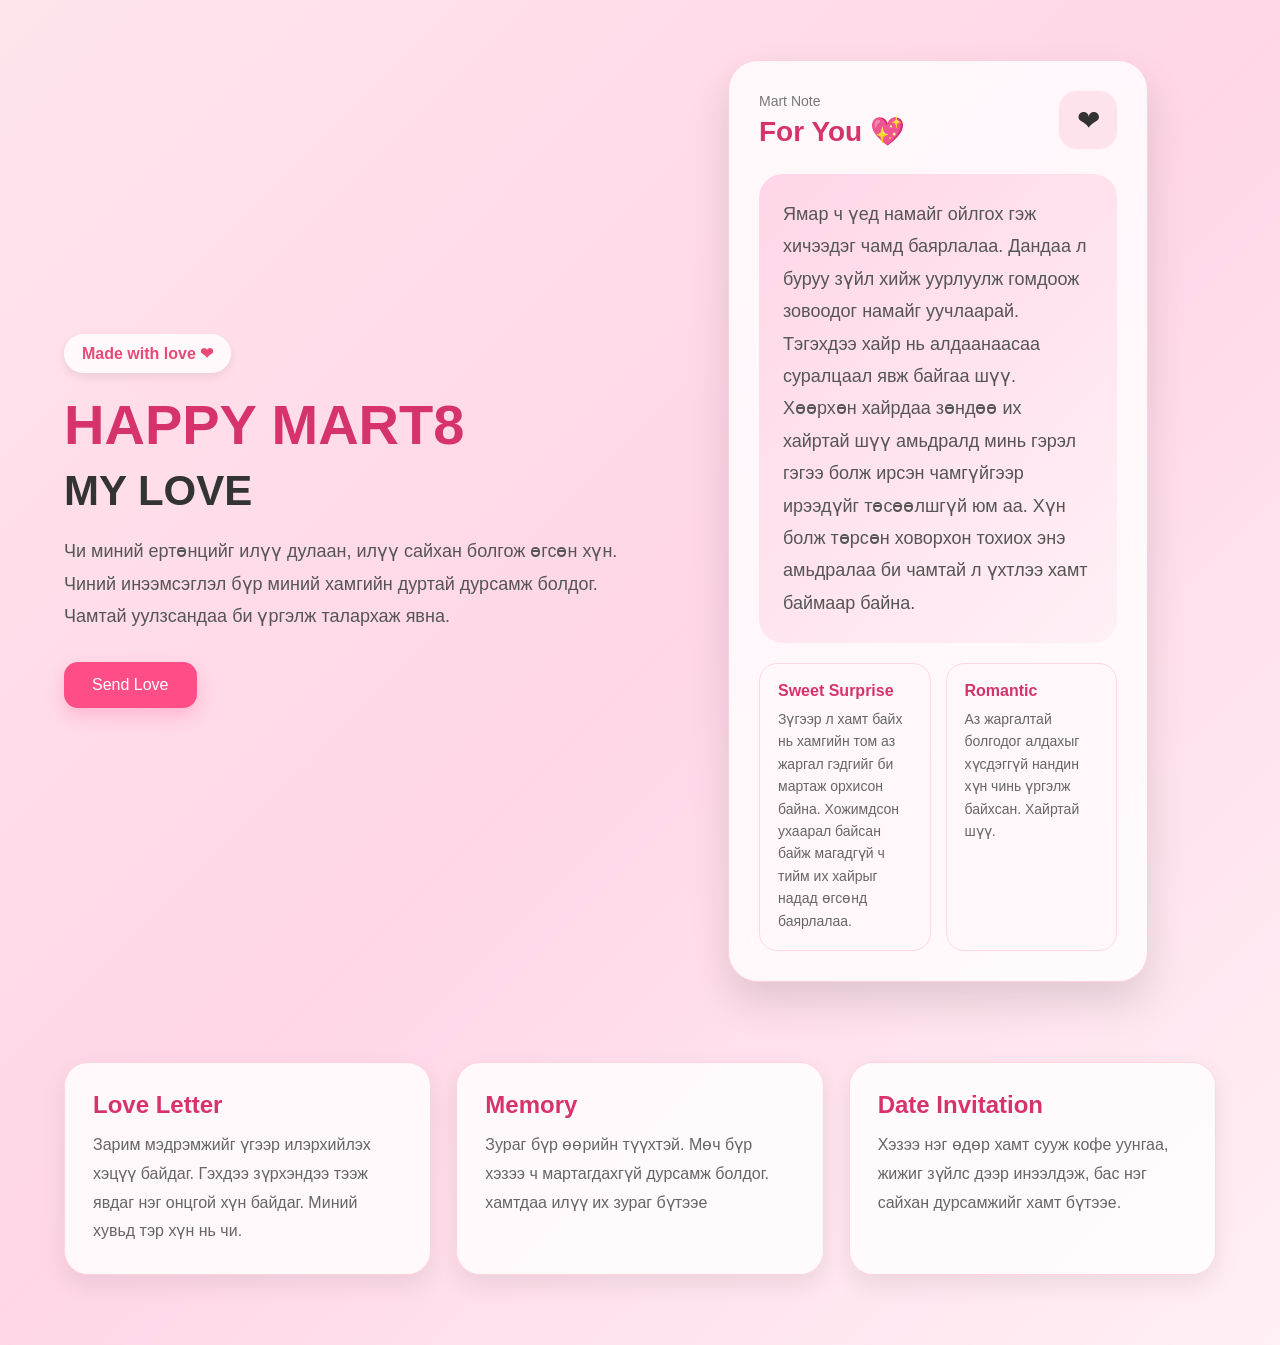
<file: index.html>
<!DOCTYPE html>
<html lang="en">
<head>
  <meta charset="UTF-8" />
  <meta name="viewport" content="width=device-width, initial-scale=1.0" />
  <title>Valentine Web </title>
  <link rel="stylesheet" href="css/landing.css" />
</head>
<body>
  <div class="hearts" id="hearts"></div>

  <div class="container">
    <header>
      <div class="hero-text">
        <div class="badge">Made with love ❤</div>
        <h1>
          HAPPY MART8
          <span>MY LOVE</span>
        </h1>
        <p>
            Чи миний ертөнцийг илүү дулаан, илүү сайхан болгож өгсөн хүн.
            Чиний инээмсэглэл бүр миний хамгийн дуртай дурсамж болдог.
            Чамтай уулзсандаа би үргэлж талархаж явна.
        </p>
        <div class="buttons">
          <button class="btn btn-primary" id="loveBtn">Send Love</button>
        </div>
      </div>

      <div class="hero-card">
        <div class="card">
          <div class="card-top">
            <div>
              <p class="note-label">Mart Note</p>
              <h2>For You 💖</h2>
            </div>
            <div class="icon-box">❤</div>
          </div>

          <div class="message-box" id="messageBox">
            <p>Ямар ч үед намайг ойлгох гэж хичээдэг чамд баярлалаа. Дандаа л буруу зүйл хийж уурлуулж гомдоож зовоодог намайг уучлаарай. Тэгэхдээ хайр нь алдаанаасаа суралцаал явж байгаа шүү. Хөөрхөн хайрдаа зөндөө их хайртай шүү амьдралд минь гэрэл гэгээ болж ирсэн чамгүйгээр ирээдүйг төсөөлшгүй юм аа. Хүн болж төрсөн ховорхон тохиох энэ амьдралаа би чамтай л үхтлээ хамт баймаар байна.
            </p>
          </div>

          <div class="mini-grid">
            <div class="mini-box">
              <h4>Sweet Surprise</h4>
              <p>Зүгээр л хамт байх нь хамгийн том аз жаргал гэдгийг би мартаж орхисон байна. Хожимдсон ухаарал байсан байж магадгүй ч тийм их хайрыг надад өгсөнд баярлалаа.</p>
            </div>
            <div class="mini-box">
              <h4>Romantic</h4>
              <p>Аз жаргалтай болгодог алдахыг хүсдэггүй  нандин хүн чинь үргэлж байхсан. Хайртай шүү.</p>
            </div>
          </div>
        </div>
      </div>
    </header>

    <section class="features">
      <div class="feature-card">
        <h3>Love Letter</h3>
        <p>Зарим мэдрэмжийг үгээр илэрхийлэх хэцүү байдаг.
Гэхдээ зүрхэндээ тээж явдаг нэг онцгой хүн байдаг.
Миний хувьд тэр хүн нь чи.</p>
      </div>

      <div class="feature-card">
        <h3>Memory</h3>
        <p>Зураг бүр өөрийн түүхтэй.
Мөч бүр хэзээ ч мартагдахгүй дурсамж болдог.
хамтдаа илүү их зураг бүтээе</p>
      </div>

      <div class="feature-card">
        <h3>Date Invitation</h3>
        <p>Хэзээ нэг өдөр хамт сууж кофе уунгаа,
жижиг зүйлс дээр инээлдэж,
бас нэг сайхан дурсамжийг хамт бүтээе.</p>
      </div>
    </section>
  </div>

  <script src="js/landing.js"></script>
</body>
</html>
</file>
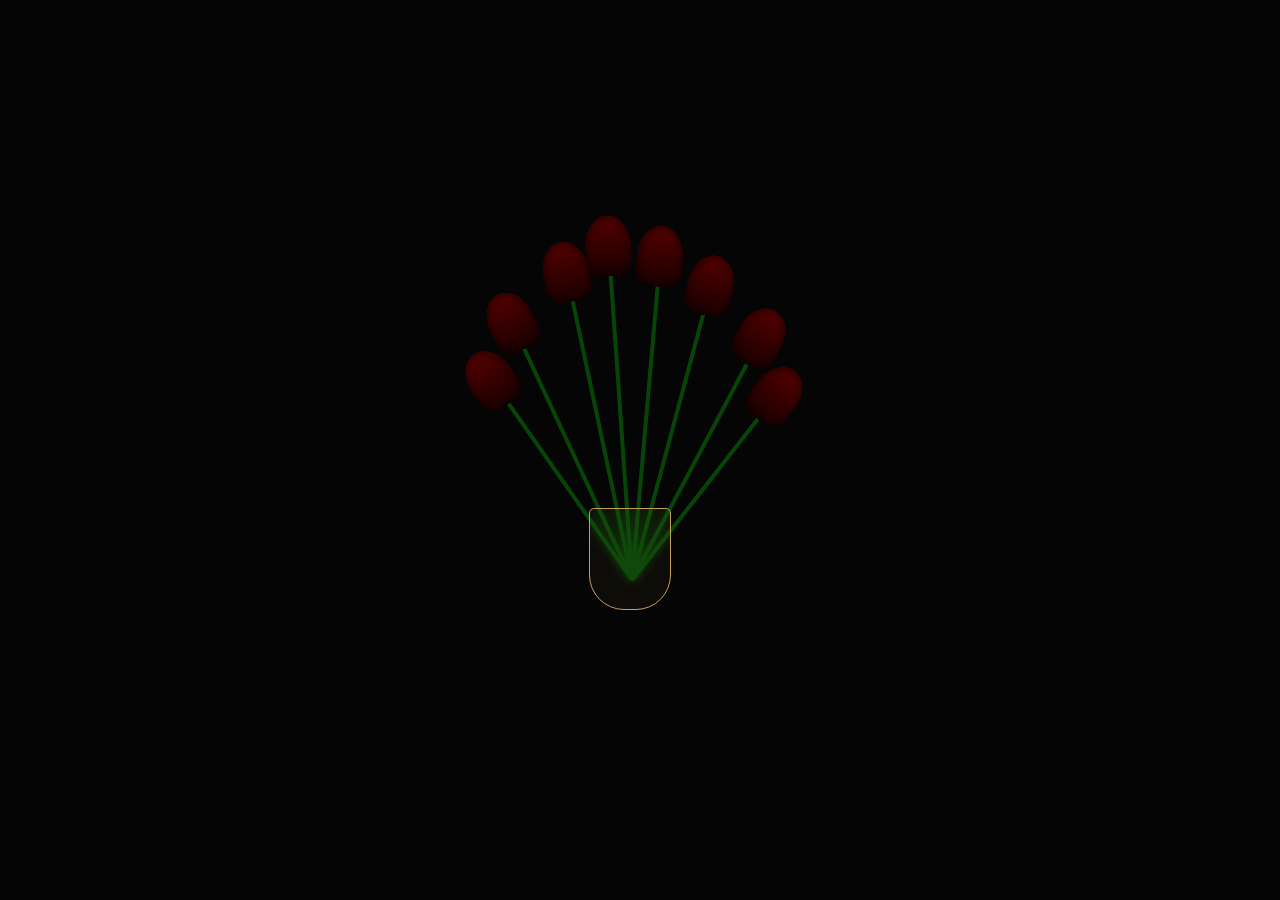
<file: flower.html>
<!DOCTYPE html>
<html lang="en">
<head>
    <meta charset="UTF-8">
    <meta name="viewport" content="width=device-width, initial-scale=1.0">
    <title>8 Tulip</title>
    <link rel="stylesheet" href="css/flower.css">
</head>
<body>
    <div class="scene">
        <div class="light-glow"></div>
        
        <div class="main-layout">
            <div class="vase-container">
                <div class="bouquet" id="bouquet">
                    <div class="growth-wrap" style="--delay: 0.0s; --tilt: -35deg; --h: 220px ;">
                        <div class="tulip"><div class="petals"><div class="p p-1"></div><div class="p p-2"></div><div class="p p-3"></div><div class="p p-4"></div><div class="p p-5"></div><div class="p p-6"></div><div class="p p-7"></div><div class="p p-8"></div></div><div class="stem"></div></div>
                    </div>
                    <div class="growth-wrap" style="--delay: 0.2s; --tilt: -25deg; --h: 260px;">
                        <div class="tulip"><div class="petals"><div class="p p-1"></div><div class="p p-2"></div><div class="p p-3"></div><div class="p p-4"></div><div class="p p-5"></div><div class="p p-6"></div><div class="p p-7"></div><div class="p p-8"></div></div><div class="stem"></div></div>
                    </div>
                    <div class="growth-wrap" style="--delay: 0.4s; --tilt: -12deg; --h: 290px;">
                        <div class="tulip"><div class="petals"><div class="p p-1"></div><div class="p p-2"></div><div class="p p-3"></div><div class="p p-4"></div><div class="p p-5"></div><div class="p p-6"></div><div class="p p-7"></div><div class="p p-8"></div></div><div class="stem"></div></div>
                    </div>
                    <div class="growth-wrap" style="--delay: 0.6s; --tilt: -4deg; --h: 310px;">
                        <div class="tulip"><div class="petals"><div class="p p-1"></div><div class="p p-2"></div><div class="p p-3"></div><div class="p p-4"></div><div class="p p-5"></div><div class="p p-6"></div><div class="p p-7"></div><div class="p p-8"></div></div><div class="stem"></div></div>
                    </div>
                    <div class="growth-wrap" style="--delay: 0.8s; --tilt: 5deg; --h: 300px;">
                        <div class="tulip"><div class="petals"><div class="p p-1"></div><div class="p p-2"></div><div class="p p-3"></div><div class="p p-4"></div><div class="p p-5"></div><div class="p p-6"></div><div class="p p-7"></div><div class="p p-8"></div></div><div class="stem"></div></div>
                    </div>
                    <div class="growth-wrap" style="--delay: 1.0s; --tilt: 15deg; --h: 280px;">
                        <div class="tulip"><div class="petals"><div class="p p-1"></div><div class="p p-2"></div><div class="p p-3"></div><div class="p p-4"></div><div class="p p-5"></div><div class="p p-6"></div><div class="p p-7"></div><div class="p p-8"></div></div><div class="stem"></div></div>
                    </div>
                    <div class="growth-wrap" style="--delay: 1.2s; --tilt: 28deg; --h: 250px;">
                        <div class="tulip"><div class="petals"><div class="p p-1"></div><div class="p p-2"></div><div class="p p-3"></div><div class="p p-4"></div><div class="p p-5"></div><div class="p p-6"></div><div class="p p-7"></div><div class="p p-8"></div></div><div class="stem"></div></div>
                    </div>
                    <div class="growth-wrap" style="--delay: 1.4s; --tilt: 38deg; --h: 210px;">
                        <div class="tulip"><div class="petals"><div class="p p-1"></div><div class="p p-2"></div><div class="p p-3"></div><div class="p p-4"></div><div class="p p-5"></div><div class="p p-6"></div><div class="p p-7"></div><div class="p p-8"></div></div><div class="stem"></div></div>
                    </div>
                    <div class="growth-wrap" style="--delay: 1.5s; --tilt: -25deg; --h: 220px; --curve: -100px;">
    
</div>

                </div>
                <div class="vase" id="vase"></div>
            </div>
            <button id="bloomBtn">Bloom Flowers</button>
        </div>
        <!-- petal rain -->
        <div id="petal-rain-container" style="position: absolute; top: 0; left: 0; width: 100%; height: 100%; pointer-events: none; overflow: hidden; z-index: 99;"></div>
    </div>
    <script src="js/flower.js"></script>
</body>
</html>
</file>
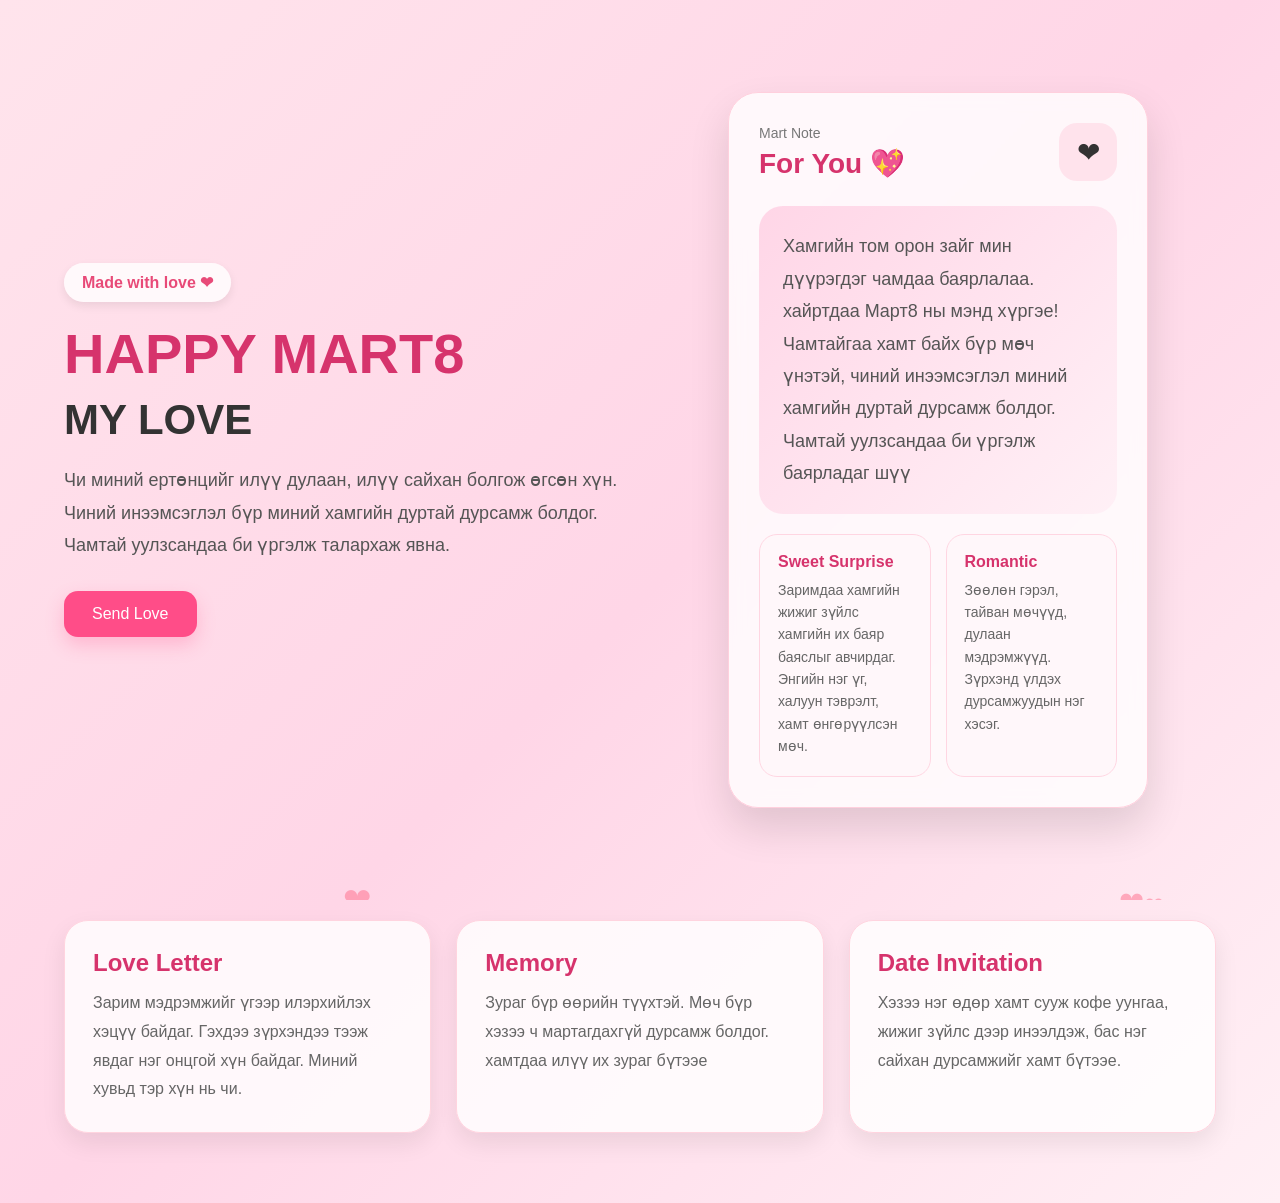
<file: landing.html>
<!DOCTYPE html>
<html lang="en">
<head>
  <meta charset="UTF-8" />
  <meta name="viewport" content="width=device-width, initial-scale=1.0" />
  <title>Valentine Web </title>
  <link rel="stylesheet" href="css/landing.css" />
</head>
<body>
  <div class="hearts" id="hearts"></div>

  <div class="container">
    <header>
      <div class="hero-text">
        <div class="badge">Made with love ❤</div>
        <h1>
          HAPPY MART8
          <span>MY LOVE</span>
        </h1>
        <p>
            Чи миний ертөнцийг илүү дулаан, илүү сайхан болгож өгсөн хүн.
            Чиний инээмсэглэл бүр миний хамгийн дуртай дурсамж болдог.
            Чамтай уулзсандаа би үргэлж талархаж явна.
        </p>
        <div class="buttons">
          <button class="btn btn-primary" id="loveBtn">Send Love</button>
        </div>
      </div>

      <div class="hero-card">
        <div class="card">
          <div class="card-top">
            <div>
              <p class="note-label">Mart Note</p>
              <h2>For You 💖</h2>
            </div>
            <div class="icon-box">❤</div>
          </div>

          <div class="message-box" id="messageBox">
            <p>Хамгийн том орон зайг мин дүүрэгдэг чамдаа баярлалаа.
                хайртдаа Март8 ны мэнд хүргэе! Чамтайгаа хамт байх бүр мөч үнэтэй, чиний инээмсэглэл миний хамгийн дуртай дурсамж болдог. Чамтай уулзсандаа би үргэлж баярладаг шүү
            </p>
          </div>

          <div class="mini-grid">
            <div class="mini-box">
              <h4>Sweet Surprise</h4>
              <p>Заримдаа хамгийн жижиг зүйлс хамгийн их баяр баяслыг авчирдаг.
Энгийн нэг үг, халуун тэврэлт, хамт өнгөрүүлсэн мөч.</p>
            </div>
            <div class="mini-box">
              <h4>Romantic</h4>
              <p>Зөөлөн гэрэл, тайван мөчүүд, дулаан мэдрэмжүүд.
Зүрхэнд үлдэх дурсамжуудын нэг хэсэг.</p>
            </div>
          </div>
        </div>
      </div>
    </header>

    <section class="features">
      <div class="feature-card">
        <h3>Love Letter</h3>
        <p>Зарим мэдрэмжийг үгээр илэрхийлэх хэцүү байдаг.
Гэхдээ зүрхэндээ тээж явдаг нэг онцгой хүн байдаг.
Миний хувьд тэр хүн нь чи.</p>
      </div>

      <div class="feature-card">
        <h3>Memory</h3>
        <p>Зураг бүр өөрийн түүхтэй.
Мөч бүр хэзээ ч мартагдахгүй дурсамж болдог.
хамтдаа илүү их зураг бүтээе</p>
      </div>

      <div class="feature-card">
        <h3>Date Invitation</h3>
        <p>Хэзээ нэг өдөр хамт сууж кофе уунгаа,
жижиг зүйлс дээр инээлдэж,
бас нэг сайхан дурсамжийг хамт бүтээе.</p>
      </div>
    </section>
  </div>

  <script src="js/landing.js"></script>
</body>
</html>
</file>
<file: css/landing.css>
* {
  margin: 0;
  padding: 0;
  box-sizing: border-box;
  font-family: Arial, sans-serif;
}

body {
  background: linear-gradient(135deg, #ffe4ec, #ffd6e7, #fff0f5);
  color: #333;
  overflow-x: hidden;
}

.hearts {
  position: fixed;
  top: 0;
  left: 0;
  width: 100%;
  height: 100%;
  pointer-events: none;
  overflow: hidden;
  z-index: 0;
}

.heart {
  position: absolute;
  bottom: -20px;
  color: rgba(255, 105, 135, 0.5);
  font-size: 20px;
  animation: floatUp linear infinite;
}

@keyframes floatUp {
  0% {
    transform: translateY(0) scale(1);
    opacity: 0;
  }
  10% {
    opacity: 1;
  }
  100% {
    transform: translateY(-110vh) scale(1.4);
    opacity: 0;
  }
}

.container {
  position: relative;
  z-index: 1;
  width: 90%;
  max-width: 1200px;
  margin: auto;
}

header {
  min-height: 100vh;
  display: flex;
  align-items: center;
  justify-content: space-between;
  gap: 40px;
  padding: 60px 0;
  flex-wrap: wrap;
}

.hero-text {
  flex: 1;
  min-width: 300px;
}

.badge {
  display: inline-block;
  background: rgba(255, 255, 255, 0.8);
  color: #e84a78;
  padding: 10px 18px;
  border-radius: 999px;
  margin-bottom: 20px;
  font-weight: bold;
  box-shadow: 0 4px 10px rgba(0, 0, 0, 0.08);
}

.hero-text h1 {
  font-size: 56px;
  line-height: 1.15;
  color: #d6336c;
  margin-bottom: 20px;
}

.hero-text h1 span {
  display: block;
  color: #333;
  font-size: 42px;
  margin-top: 10px;
}

.hero-text p {
  font-size: 18px;
  line-height: 1.8;
  max-width: 560px;
  color: #555;
  margin-bottom: 30px;
}

.buttons {
  display: flex;
  gap: 15px;
  flex-wrap: wrap;
}

.btn {
  padding: 14px 28px;
  border: none;
  border-radius: 14px;
  font-size: 16px;
  cursor: pointer;
  transition: 0.3s ease;
}

.btn-primary {
  background: #ff4d88;
  color: white;
  box-shadow: 0 8px 18px rgba(255, 77, 136, 0.25);
}

.btn-primary:hover {
  background: #e63972;
  transform: translateY(-2px);
}

.btn-secondary {
  background: white;
  color: #d6336c;
  border: 1px solid #ffc2d4;
}

.btn-secondary:hover {
  transform: translateY(-2px);
  background: #fff7fa;
}

.hero-card {
  flex: 1;
  min-width: 300px;
  display: flex;
  justify-content: center;
}

.card {
  width: 100%;
  max-width: 420px;
  background: rgba(255, 255, 255, 0.8);
  backdrop-filter: blur(8px);
  border-radius: 30px;
  padding: 30px;
  box-shadow: 0 20px 40px rgba(0, 0, 0, 0.12);
  border: 1px solid #ffd0dd;
}

.card-top {
  display: flex;
  justify-content: space-between;
  align-items: center;
  margin-bottom: 25px;
}

.card-top h2 {
  color: #d6336c;
  font-size: 28px;
}

.note-label {
  color: #777;
  font-size: 14px;
  margin-bottom: 6px;
}

.icon-box {
  width: 58px;
  height: 58px;
  border-radius: 18px;
  background: #ffe3ec;
  display: flex;
  align-items: center;
  justify-content: center;
  font-size: 28px;
}

.message-box {
  background: linear-gradient(135deg, #ffd6e7, #fff0f6);
  border-radius: 24px;
  padding: 24px;
  min-height: 200px;
  display: flex;
  align-items: center;
  margin-bottom: 20px;
  line-height: 1.8;
  color: #555;
  font-size: 18px;
}

.mini-grid {
  display: grid;
  grid-template-columns: 1fr 1fr;
  gap: 15px;
}

.mini-box {
  background: #fff7fa;
  border: 1px solid #ffd6e2;
  border-radius: 18px;
  padding: 18px;
}

.mini-box h4 {
  color: #d6336c;
  margin-bottom: 8px;
  font-size: 16px;
}

.mini-box p {
  font-size: 14px;
  color: #666;
  line-height: 1.6;
}

.features {
  padding: 20px 0 70px;
  display: grid;
  grid-template-columns: repeat(3, 1fr);
  gap: 25px;
}

.feature-card {
  background: rgba(255, 255, 255, 0.82);
  border-radius: 24px;
  padding: 28px;
  box-shadow: 0 10px 25px rgba(0, 0, 0, 0.08);
  border: 1px solid #ffd4df;
  transition: 0.3s ease;
}

.feature-card:hover {
  transform: translateY(-6px);
}

.feature-card h3 {
  color: #d6336c;
  margin-bottom: 12px;
  font-size: 24px;
}

.feature-card p {
  color: #666;
  line-height: 1.8;
  font-size: 16px;
}

@media (max-width: 900px) {
  header {
    flex-direction: column;
    text-align: center;
  }

  .hero-text p {
    margin-left: auto;
    margin-right: auto;
  }

  .buttons {
    justify-content: center;
  }

  .features {
    grid-template-columns: 1fr;
  }

  .hero-text h1 {
    font-size: 42px;
  }

  .hero-text h1 span {
    font-size: 30px;
  }
}

@media (max-width: 500px) {
  .mini-grid {
    grid-template-columns: 1fr;
  }

  .hero-text h1 {
    font-size: 34px;
  }

  .hero-text h1 span {
    font-size: 24px;
  }

  .card {
    padding: 22px;
  }
}
</file>
<file: css/flower.css>
:root {
    --bg: #050505;
    --gold: #c5a059;
    --velvet: linear-gradient(to bottom, #500, #1a0000);
    --bright: linear-gradient(to top, rgb(110, 8, 8), #910e0e);
}

body {
    background: var(--bg);
    height: 100vh;
    margin: 0;
    display: flex;
    justify-content: center;
    align-items: center;
    overflow: hidden;
    font-family: 'Georgia', serif;
}

.main-layout {
    display: flex;
    flex-direction: column;
    align-items: center;

    /* Cinematic Initial State */
    opacity: 0; 
    animation: cinematicReveal 3s ease-out forwards;
    animation-delay: 1.5s; /* The 'some seconds' delay before it appears */
}
.vase-container {
    position: relative;
    width: 300px;
    height: 400px;
    display: flex;
    justify-content: center;
    align-items: flex-end;

}

/* Flower Layers */
.growth-wrap {
    position: absolute;
    bottom: 30px;
    transform-origin: bottom center;
    transform: rotate(var(--tilt));
}

.petals { width: 45px; height: 60px; position: relative; }
.p {
    position: absolute; width: 100%; height: 100%;
    background: var(--velvet);
    border-radius: 50% 50% 30% 30%;
    transition: all 1.5s cubic-bezier(0.4, 0, 0.2, 1);
    box-shadow: inset 0 0 10px rgba(0,0,0,0.7);
}

/* Bloom Logic */
.bouquet.bloom .p { background: var(--bright); box-shadow: 0 0 15px rgba(213, 2, 2, 0.844); }
.bouquet.bloom .p-1 { transform: rotate(-40deg) translate(-20px, 10px); }
.bouquet.bloom .p-2 { transform: rotate(40deg) translate(20px, 10px); }
.bouquet.bloom .p-3 { transform: translateY(20px) scaleY(0.8); }

.stem { width: 4px; height: var(--h); background: #074507; margin: -5px auto 0; }


/* The Vase */
.vase {
    width: 80px; height: 100px;
    background: rgba(197, 160, 89, 0.05);
    border: 1px solid var(--gold);
    border-radius: 5px 5px 35px 35px;
    backdrop-filter: blur(5px);
    z-index: 5;
    transition: all 1s ease;
    margin-left: -20px;
}

/* Glowing Class applied via JS */
.glowing {
    box-shadow: 0 0 25px var(--gold);
    border-color: #fff !important;
    background: rgba(197, 160, 89, 0.2);
}

#bloomBtn {
    margin-top: 40px;
    background: transparent;
    border: 1px solid var(--gold);
    color: var(--gold);
    padding: 12px 30px;
    cursor: pointer;
    letter-spacing: 3px;
    text-transform: uppercase;
    transition: all 0.5s ease;
}

#bloomBtn.glowing {
    color: #fff;
    text-shadow: 0 0 10px #fff;
}

.vintage-title {
    position: absolute;
    bottom: 30px;
    color: var(--gold);
    font-size: 0.7rem;
    letter-spacing: 15px;
    opacity: 0.3;
  opacity: 0;
    animation: cinematicReveal 2s ease-out forwards;
    animation-delay: 4s; 
    margin-left: 100px;
}

.falling-petal {
    position: absolute;
    width: 15px;
    height: 20px;
    background: linear-gradient(to bottom, #900, #500); /* Matches your vintage red */
    border-radius: 50% 0 50% 50%;
    opacity: 0.8;
    filter: drop-shadow(0 0 5px rgba(0,0,0,0.3));
    z-index: 100;
}

@keyframes petalFall {
    0% {
        transform: translateY(-10vh) translateX(0) rotate(0deg);
        opacity: 0;
    }
    10% {
        opacity: 1;
    }
    100% {
        transform: translateY(110vh) translateX(100px) rotate(720deg);
        opacity: 0;
    }
}


/* 1. Add this animation to your CSS */
@keyframes cinematicReveal {
    from {
        opacity: 0;
        transform: translateY(30px) scale(0.95);
        filter: blur(10px);
    }
    to {
        opacity: 1;
        transform: translateY(0) scale(1);
        filter: blur(0);
    }
}
</file>
